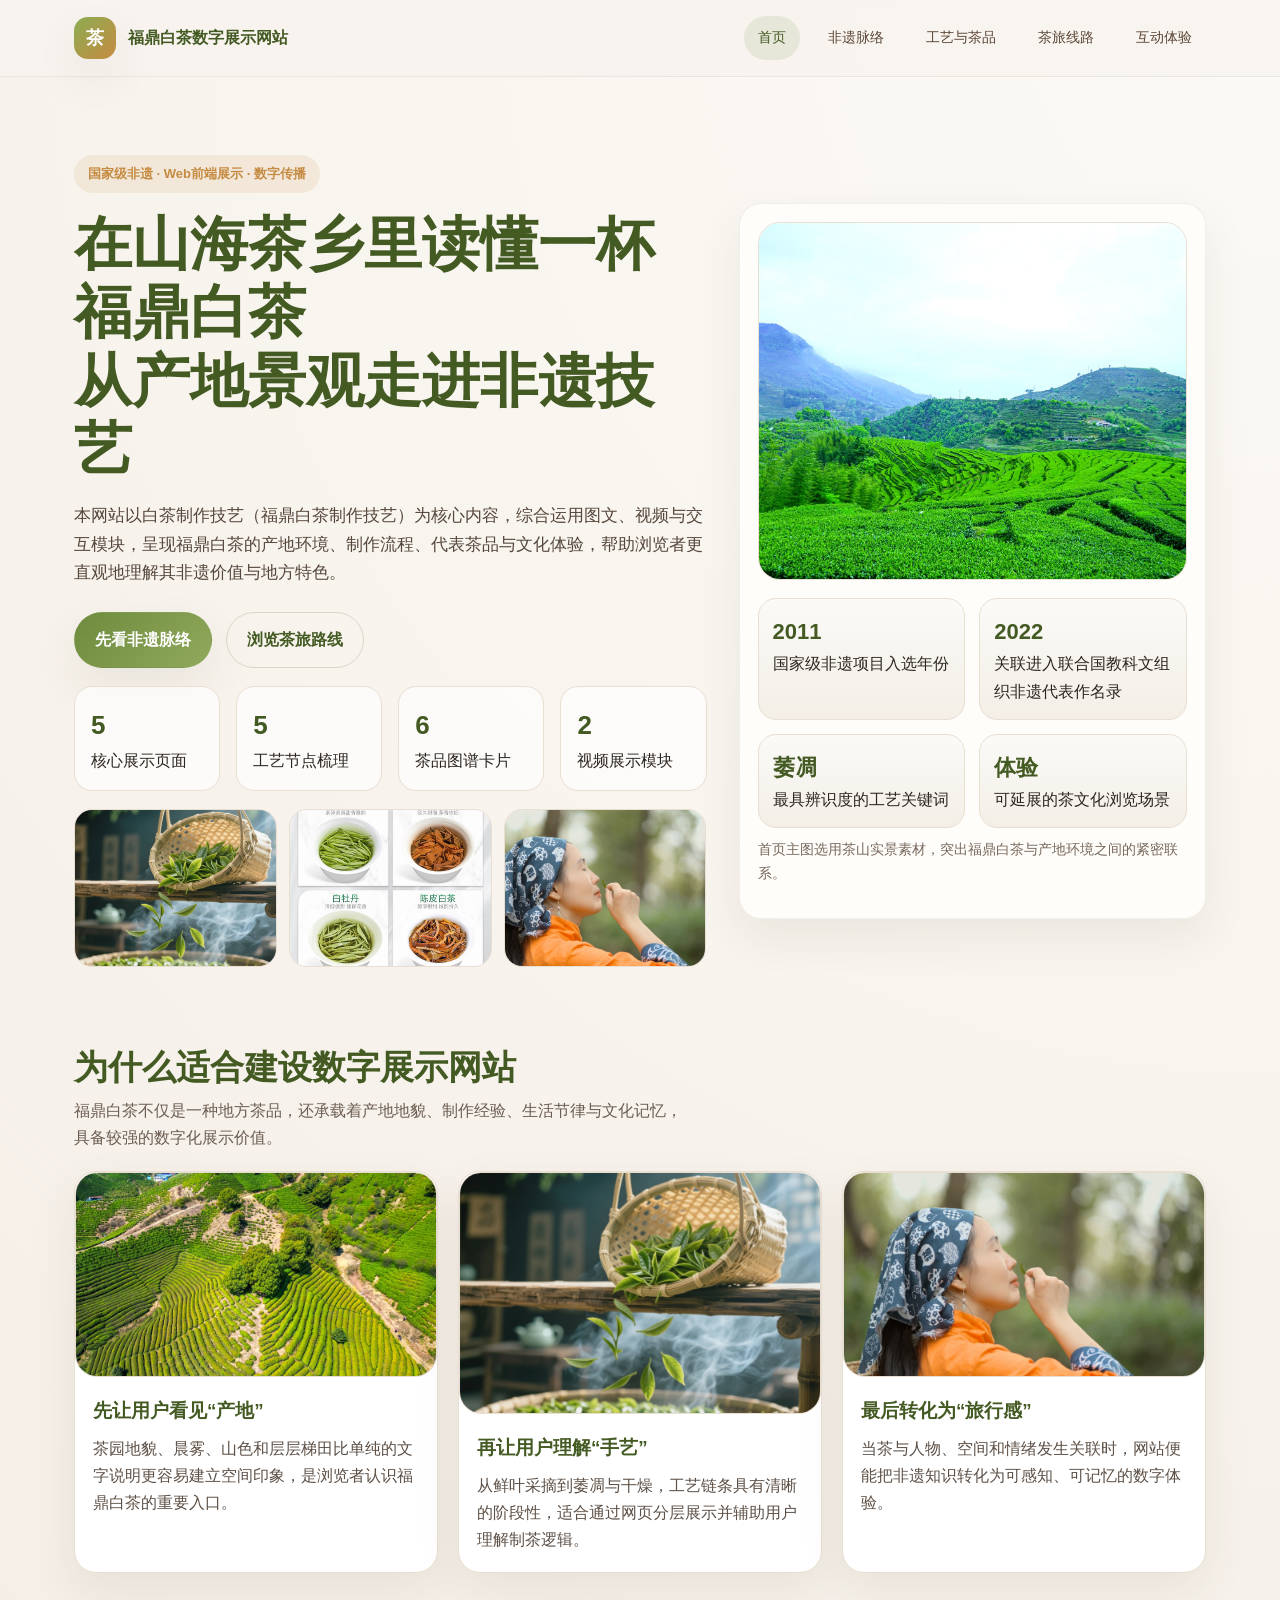
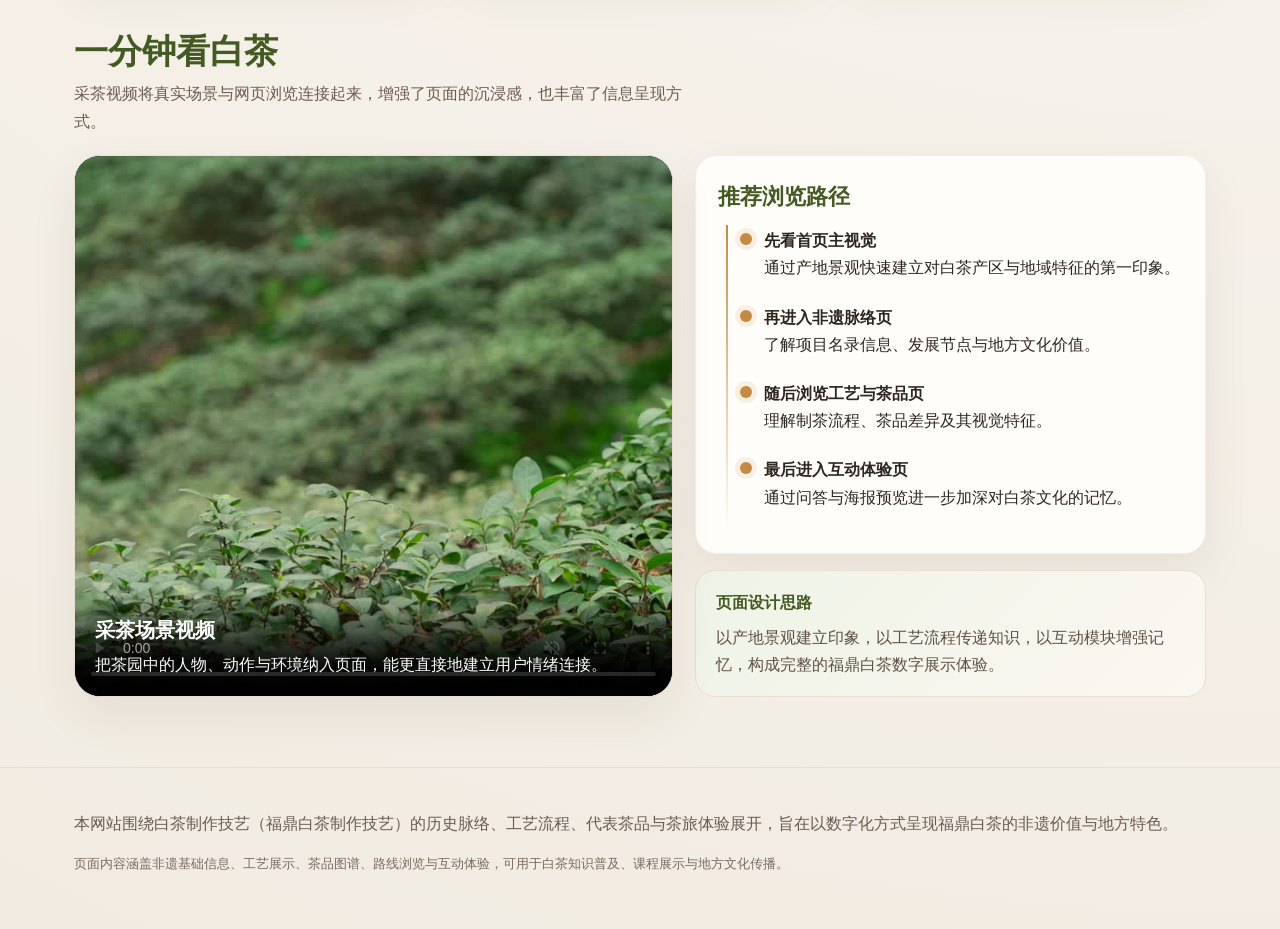
<file: fuding-tea-site-complete/index.html>
<!doctype html>
<html lang="zh-CN">
<head>
  <meta charset="utf-8" />
  <meta name="viewport" content="width=device-width, initial-scale=1" />
  <meta name="description" content="福鼎白茶数字展示网站" />
  <title>福鼎白茶数字展示网站 - 首页</title>
  <link rel="stylesheet" href="assets/style.css" />
</head>
<body>
<a class="skip-link" href="#main">跳到主要内容</a>
<header class="site-header">
  <div class="nav-shell">
    <a class="brand" href="index.html"><span class="brand-mark">茶</span><span>福鼎白茶数字展示网站</span></a>
    <nav class="nav-links" aria-label="主导航">
      <a data-nav href="index.html">首页</a>
      <a data-nav href="heritage.html">非遗脉络</a>
      <a data-nav href="craft.html">工艺与茶品</a>
      <a data-nav href="travel.html">茶旅线路</a>
      <a data-nav href="experience.html">互动体验</a>
    </nav>
  </div>
</header>

<main id="main" class="container">
<section class="hero">
  <div>
    <span class="kicker">国家级非遗 · Web前端展示 · 数字传播</span>
    <h1>在山海茶乡里读懂一杯福鼎白茶<br>从产地景观走进非遗技艺</h1>
    <p class="lead">本网站以白茶制作技艺（福鼎白茶制作技艺）为核心内容，综合运用图文、视频与交互模块，呈现福鼎白茶的产地环境、制作流程、代表茶品与文化体验，帮助浏览者更直观地理解其非遗价值与地方特色。</p>
    <div class="hero-actions">
      <a class="btn btn-primary" href="heritage.html">先看非遗脉络</a>
      <a class="btn btn-secondary" href="travel.html">浏览茶旅路线</a>
    </div>
    <div class="stats" aria-label="网站亮点概览">
      <div class="stat"><strong>5</strong><span>核心展示页面</span></div>
      <div class="stat"><strong>5</strong><span>工艺节点梳理</span></div>
      <div class="stat"><strong>6</strong><span>茶品图谱卡片</span></div>
      <div class="stat"><strong>2</strong><span>视频展示模块</span></div>
    </div>

    <div class="hero-media-stack">
      <div class="thumb-row">
        <div class="media-frame"><img src="assets/media/tea_basket.jpg" alt="竹篮中的鲜叶特写"></div>
        <div class="media-frame"><img src="assets/media/tea_types_grid.jpg" alt="福鼎白茶代表茶品对比图"></div>
        <div class="media-frame"><img src="assets/media/tea_portrait.jpg" alt="采茶人与嫩叶互动的近景照片"></div>
      </div>
    </div>
  </div>

  <aside class="hero-card compact" aria-label="福鼎白茶概览卡片">
    <div class="feature-frame">
      <img src="assets/media/hero_landscape.jpg" alt="福鼎茶园层层铺展的山地景观">
    </div>
    <div class="meta-grid">
      <div class="mini"><strong>2011</strong>国家级非遗项目入选年份</div>
      <div class="mini"><strong>2022</strong>关联进入联合国教科文组织非遗代表作名录</div>
      <div class="mini"><strong>萎凋</strong>最具辨识度的工艺关键词</div>
      <div class="mini"><strong>体验</strong>可延展的茶文化浏览场景</div>
    </div>
    <p class="media-note">首页主图选用茶山实景素材，突出福鼎白茶与产地环境之间的紧密联系。</p>
  </aside>
</section>

<section class="section">
  <div class="section-head">
    <div>
      <h2>为什么适合建设数字展示网站</h2>
      <p>福鼎白茶不仅是一种地方茶品，还承载着产地地貌、制作经验、生活节律与文化记忆，具备较强的数字化展示价值。</p>
    </div>
  </div>
  <div class="visual-grid-3">
    <article class="visual-card">
      <div class="media-frame"><img src="assets/media/tea_aerial.jpg" alt="俯瞰视角下的茶园纹理"></div>
      <div class="copy">
        <h3>先让用户看见“产地”</h3>
        <p>茶园地貌、晨雾、山色和层层梯田比单纯的文字说明更容易建立空间印象，是浏览者认识福鼎白茶的重要入口。</p>
      </div>
    </article>
    <article class="visual-card">
      <div class="media-frame"><img src="assets/media/tea_basket.jpg" alt="竹篮中新鲜茶叶的特写画面"></div>
      <div class="copy">
        <h3>再让用户理解“手艺”</h3>
        <p>从鲜叶采摘到萎凋与干燥，工艺链条具有清晰的阶段性，适合通过网页分层展示并辅助用户理解制茶逻辑。</p>
      </div>
    </article>
    <article class="visual-card">
      <div class="media-frame"><img src="assets/media/tea_portrait.jpg" alt="人物闻茶叶的近景照片"></div>
      <div class="copy">
        <h3>最后转化为“旅行感”</h3>
        <p>当茶与人物、空间和情绪发生关联时，网站便能把非遗知识转化为可感知、可记忆的数字体验。</p>
      </div>
    </article>
  </div>
</section>

<section class="section">
  <div class="section-head">
    <div>
      <h2>一分钟看白茶</h2>
      <p>采茶视频将真实场景与网页浏览连接起来，增强了页面的沉浸感，也丰富了信息呈现方式。</p>
    </div>
  </div>
  <div class="split-showcase">
    <div class="video-block">
      <video src="assets/media/picking_video.mp4" poster="assets/media/picking_video.jpg" autoplay muted loop playsinline controls></video>
      <div class="video-overlay">
        <strong>采茶场景视频</strong>
        <span>把茶园中的人物、动作与环境纳入页面，能更直接地建立用户情绪连接。</span>
      </div>
    </div>
    <div class="story-panel">
      <div class="card">
        <h3>推荐浏览路径</h3>
        <div class="timeline">
          <div class="timeline-item"><strong>先看首页主视觉</strong><br>通过产地景观快速建立对白茶产区与地域特征的第一印象。</div>
          <div class="timeline-item"><strong>再进入非遗脉络页</strong><br>了解项目名录信息、发展节点与地方文化价值。</div>
          <div class="timeline-item"><strong>随后浏览工艺与茶品页</strong><br>理解制茶流程、茶品差异及其视觉特征。</div>
          <div class="timeline-item"><strong>最后进入互动体验页</strong><br>通过问答与海报预览进一步加深对白茶文化的记忆。</div>
        </div>
      </div>
      <div class="ribbon">
        <strong style="display:block;color:var(--tea-dark);margin-bottom:8px;">页面设计思路</strong>
        <p style="margin:0;color:#5d5046;">以产地景观建立印象，以工艺流程传递知识，以互动模块增强记忆，构成完整的福鼎白茶数字展示体验。</p>
      </div>
    </div>
  </div>
</section>
</main>

<footer class="footer">
  <div class="container">
    <p>本网站围绕白茶制作技艺（福鼎白茶制作技艺）的历史脉络、工艺流程、代表茶品与茶旅体验展开，旨在以数字化方式呈现福鼎白茶的非遗价值与地方特色。</p>
    <p class="note">页面内容涵盖非遗基础信息、工艺展示、茶品图谱、路线浏览与互动体验，可用于白茶知识普及、课程展示与地方文化传播。</p>
  </div>
</footer>
<script src="assets/main.js"></script>
</body>
</html>
</file>
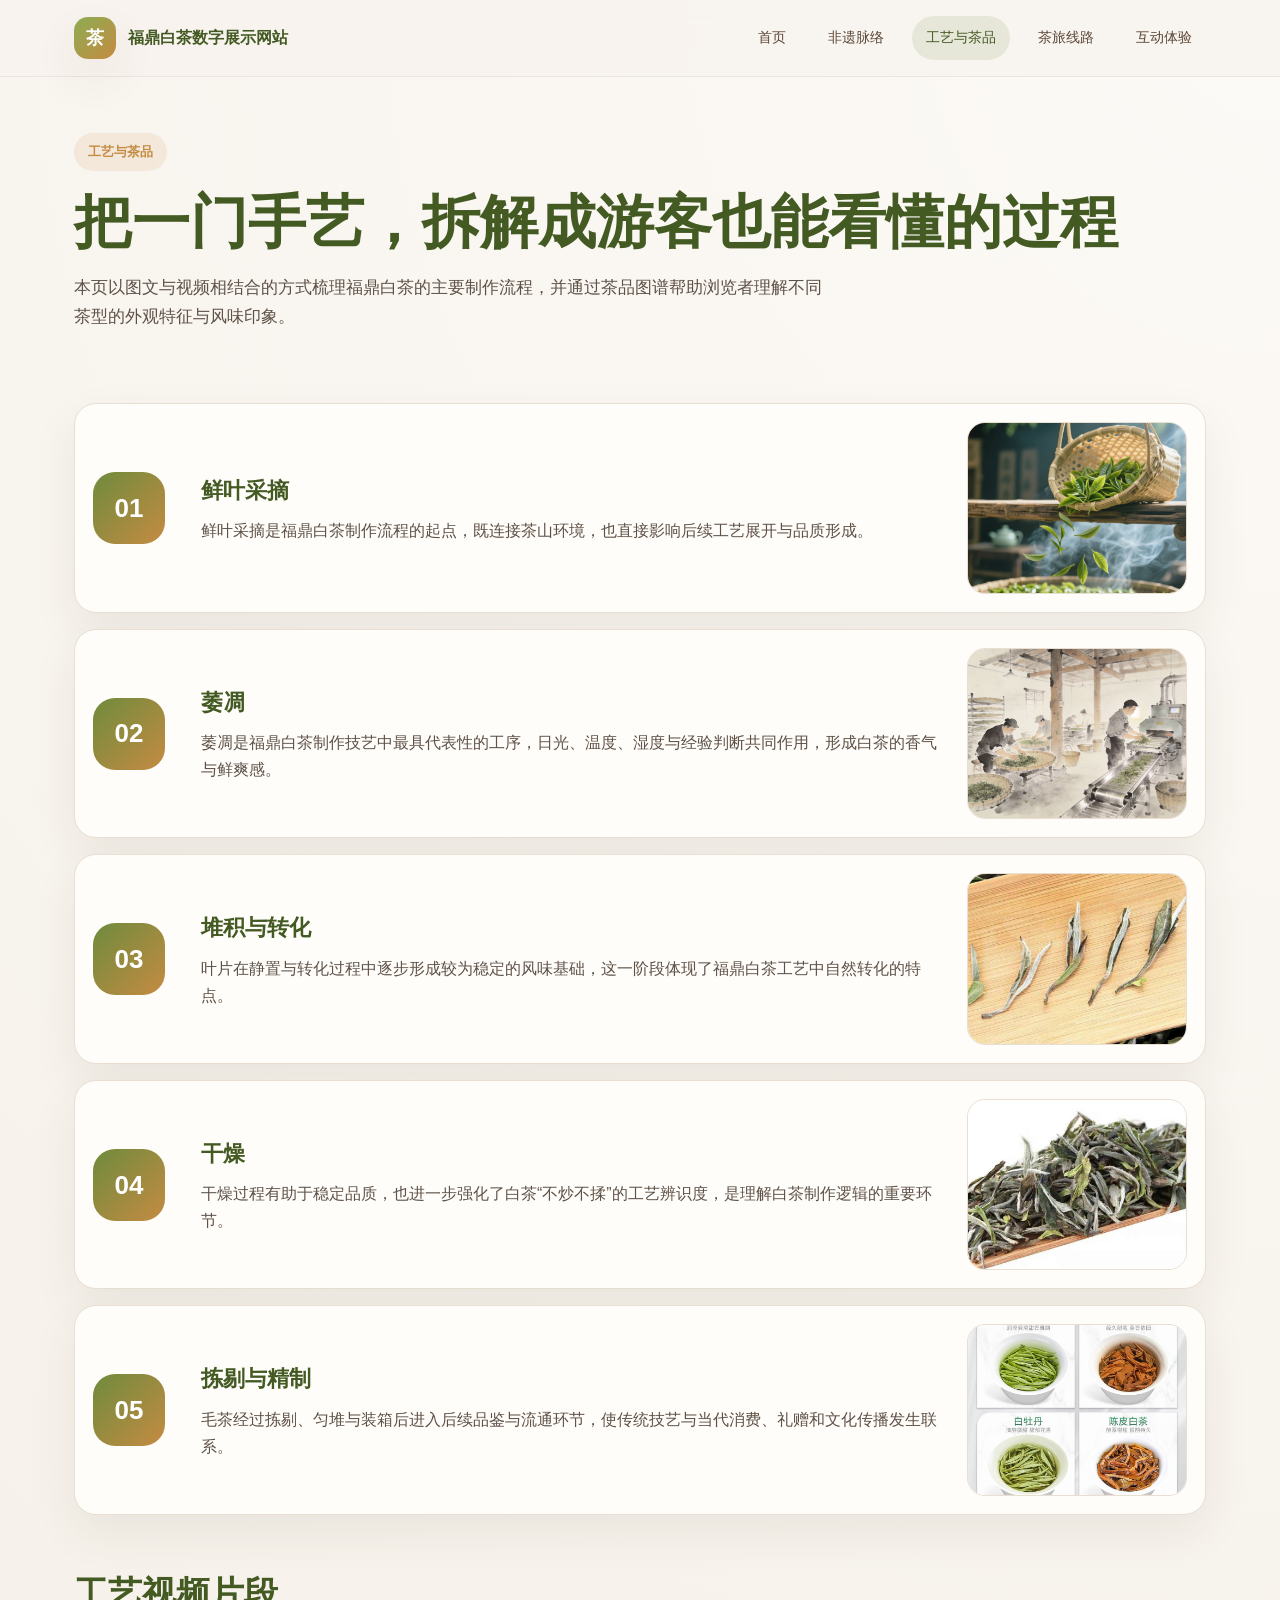
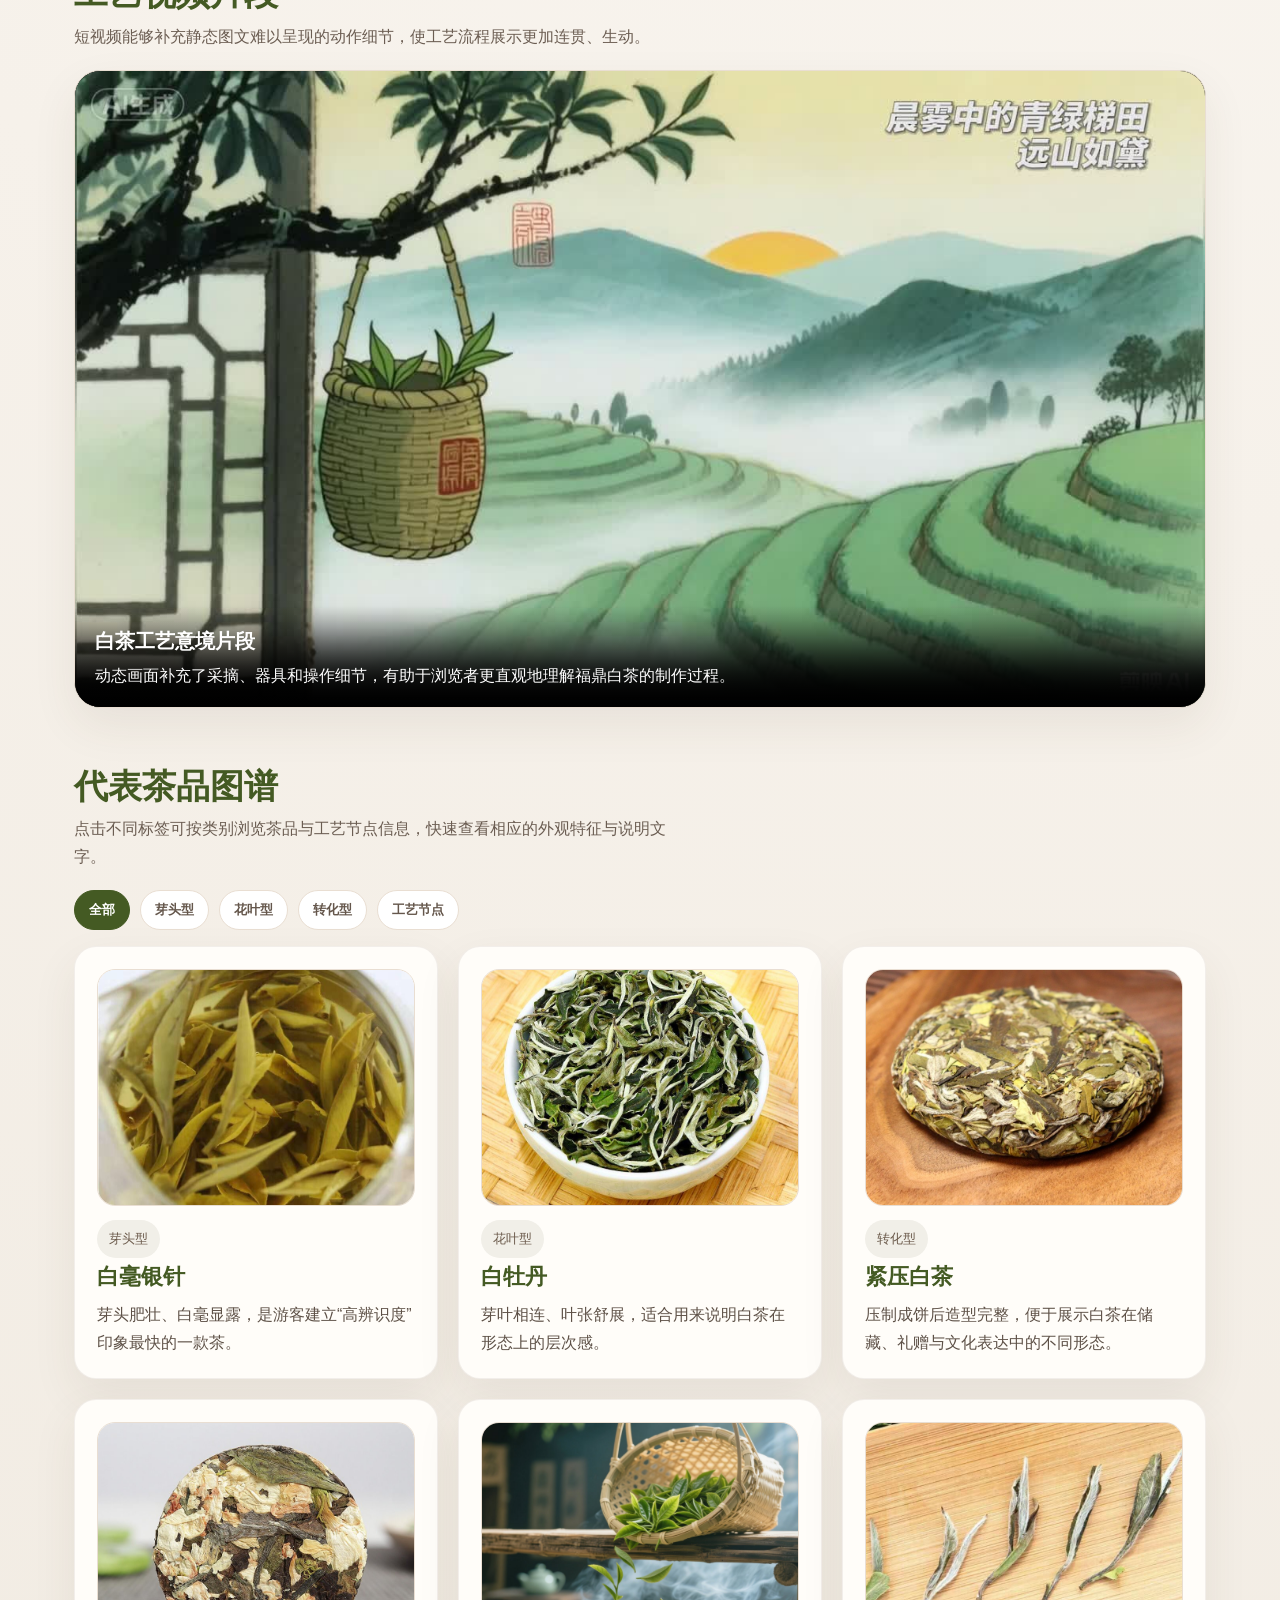
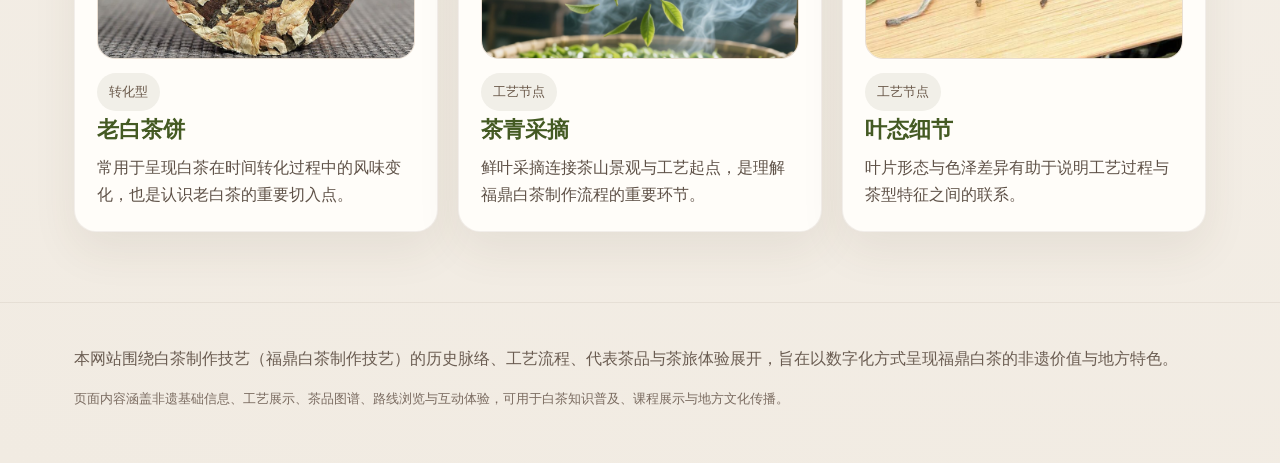
<file: fuding-tea-site-complete/craft.html>
<!doctype html>
<html lang="zh-CN">
<head>
  <meta charset="utf-8" />
  <meta name="viewport" content="width=device-width, initial-scale=1" />
  <meta name="description" content="福鼎白茶数字展示网站" />
  <title>福鼎白茶数字展示网站 - 工艺与茶品</title>
  <link rel="stylesheet" href="assets/style.css" />
</head>
<body>
<a class="skip-link" href="#main">跳到主要内容</a>
<header class="site-header">
  <div class="nav-shell">
    <a class="brand" href="index.html"><span class="brand-mark">茶</span><span>福鼎白茶数字展示网站</span></a>
    <nav class="nav-links" aria-label="主导航">
      <a data-nav href="index.html">首页</a>
      <a data-nav href="heritage.html">非遗脉络</a>
      <a data-nav href="craft.html">工艺与茶品</a>
      <a data-nav href="travel.html">茶旅线路</a>
      <a data-nav href="experience.html">互动体验</a>
    </nav>
  </div>
</header>

<main id="main" class="container">
<section class="page-hero">
  <span class="kicker">工艺与茶品</span>
  <h1>把一门手艺，拆解成游客也能看懂的过程</h1>
  <p>本页以图文与视频相结合的方式梳理福鼎白茶的主要制作流程，并通过茶品图谱帮助浏览者理解不同茶型的外观特征与风味印象。</p>
</section>

<section class="section">
  <div class="process">
    <div class="process-visual">
      <div class="step-no">01</div>
      <div class="process-copy">
        <h3>鲜叶采摘</h3>
        <p>鲜叶采摘是福鼎白茶制作流程的起点，既连接茶山环境，也直接影响后续工艺展开与品质形成。</p>
      </div>
      <div class="media-frame"><img src="assets/media/tea_basket.jpg" alt="竹篮中的新鲜茶叶"></div>
    </div>
    <div class="process-visual">
      <div class="step-no">02</div>
      <div class="process-copy">
        <h3>萎凋</h3>
        <p>萎凋是福鼎白茶制作技艺中最具代表性的工序，日光、温度、湿度与经验判断共同作用，形成白茶的香气与鲜爽感。</p>
      </div>
      <div class="media-frame"><img src="assets/media/story_illustration.jpg" alt="表现萎凋与制茶场景的插画"></div>
    </div>
    <div class="process-visual">
      <div class="step-no">03</div>
      <div class="process-copy">
        <h3>堆积与转化</h3>
        <p>叶片在静置与转化过程中逐步形成较为稳定的风味基础，这一阶段体现了福鼎白茶工艺中自然转化的特点。</p>
      </div>
      <div class="media-frame"><img src="assets/media/leaf_detail.jpg" alt="白茶叶片形态近景"></div>
    </div>
    <div class="process-visual">
      <div class="step-no">04</div>
      <div class="process-copy">
        <h3>干燥</h3>
        <p>干燥过程有助于稳定品质，也进一步强化了白茶“不炒不揉”的工艺辨识度，是理解白茶制作逻辑的重要环节。</p>
      </div>
      <div class="media-frame"><img src="assets/media/silver_needles.jpg" alt="白茶干茶特写"></div>
    </div>
    <div class="process-visual">
      <div class="step-no">05</div>
      <div class="process-copy">
        <h3>拣剔与精制</h3>
        <p>毛茶经过拣剔、匀堆与装箱后进入后续品鉴与流通环节，使传统技艺与当代消费、礼赠和文化传播发生联系。</p>
      </div>
      <div class="media-frame"><img src="assets/media/tea_types_grid.jpg" alt="福鼎白茶茶品组合图"></div>
    </div>
  </div>
</section>

<section class="section">
  <div class="section-head">
    <div>
      <h2>工艺视频片段</h2>
      <p>短视频能够补充静态图文难以呈现的动作细节，使工艺流程展示更加连贯、生动。</p>
    </div>
  </div>
  <div class="video-block">
    <video src="assets/media/story_video.mp4" poster="assets/media/story_video.jpg" autoplay muted loop playsinline controls></video>
    <div class="video-overlay">
      <strong>白茶工艺意境片段</strong>
      <span>动态画面补充了采摘、器具和操作细节，有助于浏览者更直观地理解福鼎白茶的制作过程。</span>
    </div>
  </div>
</section>

<section class="section">
  <div class="section-head">
    <div>
      <h2>代表茶品图谱</h2>
      <p>点击不同标签可按类别浏览茶品与工艺节点信息，快速查看相应的外观特征与说明文字。</p>
    </div>
  </div>
  <div id="tea-filters" class="filter-row" aria-label="茶品筛选"></div>
  <div id="tea-gallery" class="gallery-grid"></div>
</section>
</main>

<footer class="footer">
  <div class="container">
    <p>本网站围绕白茶制作技艺（福鼎白茶制作技艺）的历史脉络、工艺流程、代表茶品与茶旅体验展开，旨在以数字化方式呈现福鼎白茶的非遗价值与地方特色。</p>
    <p class="note">页面内容涵盖非遗基础信息、工艺展示、茶品图谱、路线浏览与互动体验，可用于白茶知识普及、课程展示与地方文化传播。</p>
  </div>
</footer>
<script src="assets/main.js"></script>
</body>
</html>
</file>
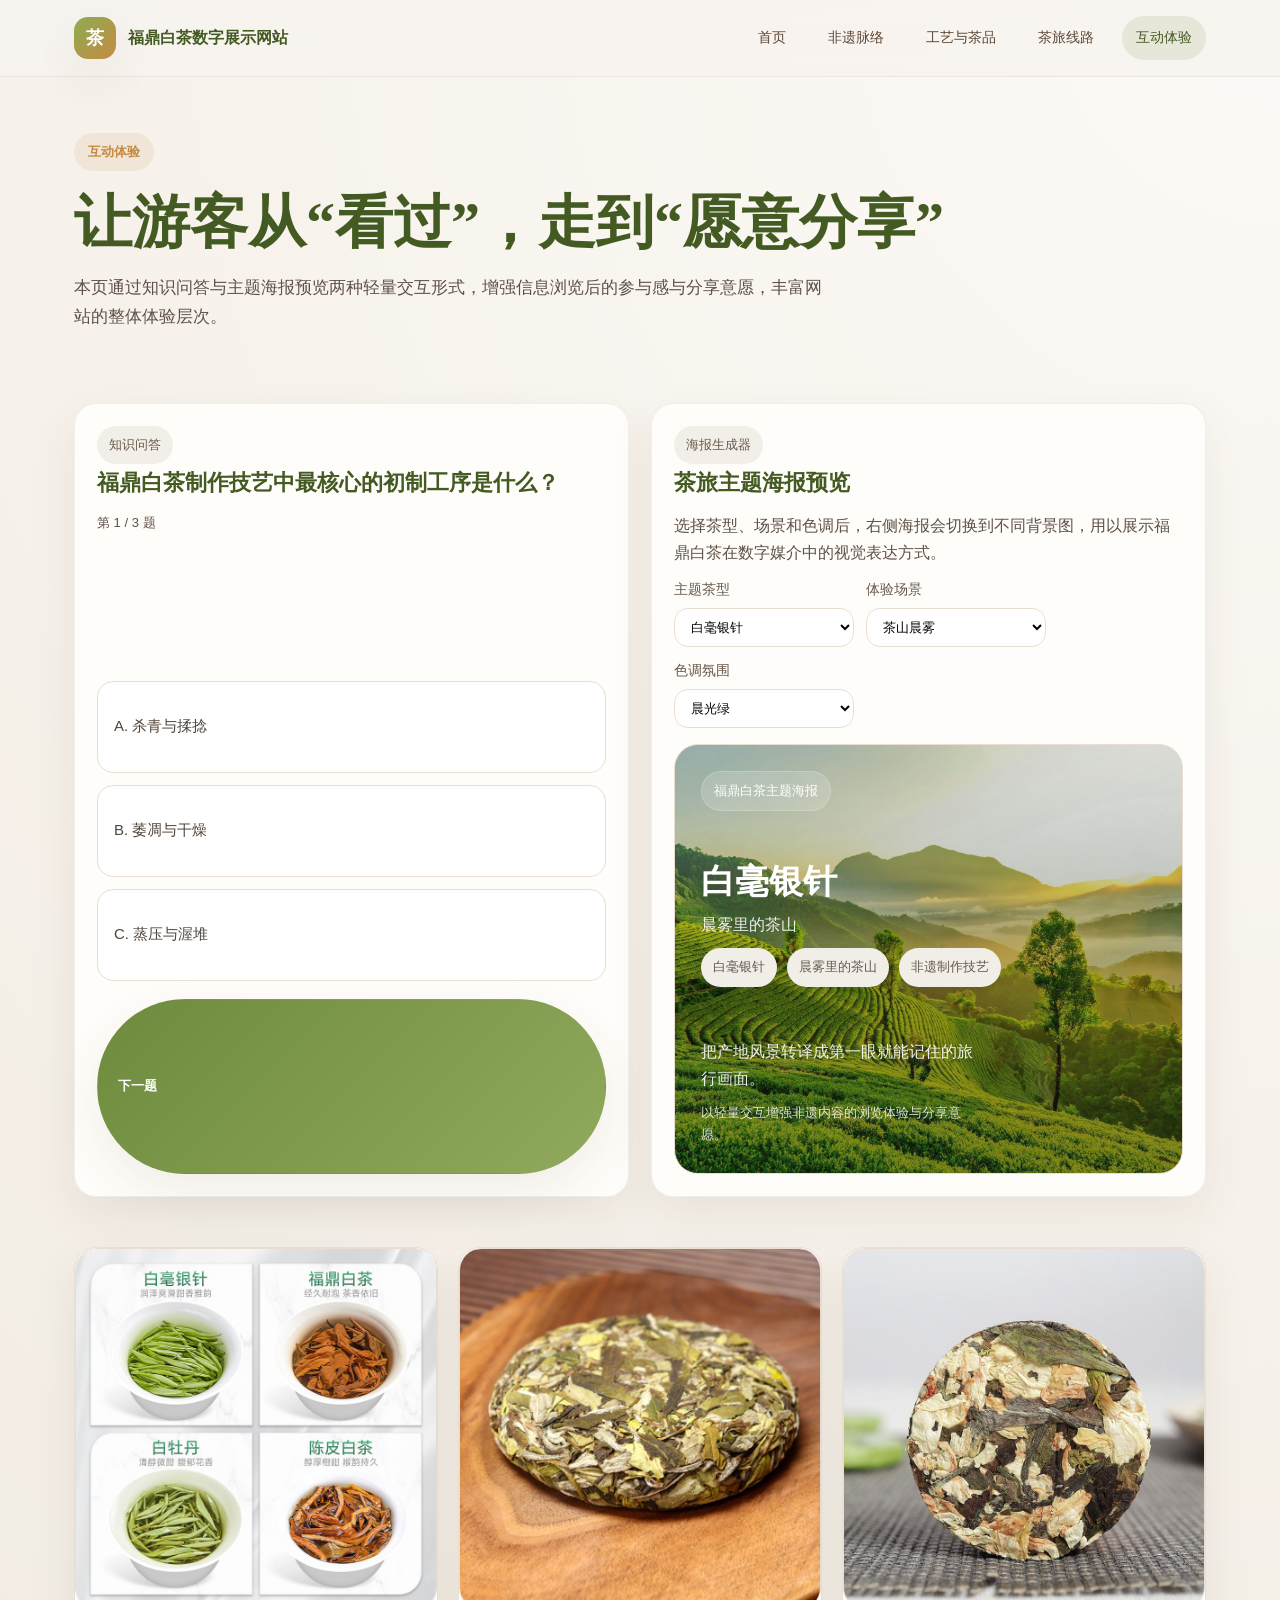
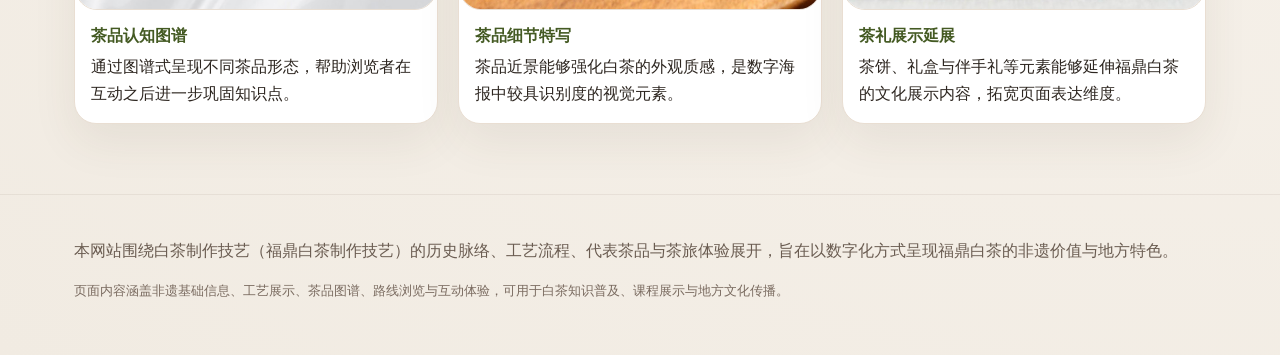
<file: fuding-tea-site-complete/experience.html>
<!doctype html>
<html lang="zh-CN">
<head>
  <meta charset="utf-8" />
  <meta name="viewport" content="width=device-width, initial-scale=1" />
  <meta name="description" content="福鼎白茶数字展示网站" />
  <title>福鼎白茶数字展示网站 - 互动体验</title>
  <link rel="stylesheet" href="assets/style.css" />
</head>
<body>
<a class="skip-link" href="#main">跳到主要内容</a>
<header class="site-header">
  <div class="nav-shell">
    <a class="brand" href="index.html"><span class="brand-mark">茶</span><span>福鼎白茶数字展示网站</span></a>
    <nav class="nav-links" aria-label="主导航">
      <a data-nav href="index.html">首页</a>
      <a data-nav href="heritage.html">非遗脉络</a>
      <a data-nav href="craft.html">工艺与茶品</a>
      <a data-nav href="travel.html">茶旅线路</a>
      <a data-nav href="experience.html">互动体验</a>
    </nav>
  </div>
</header>

<main id="main" class="container">
<section class="page-hero">
  <span class="kicker">互动体验</span>
  <h1>让游客从“看过”，走到“愿意分享”</h1>
  <p>本页通过知识问答与主题海报预览两种轻量交互形式，增强信息浏览后的参与感与分享意愿，丰富网站的整体体验层次。</p>
</section>

<section class="section">
  <div class="grid-2">
    <article class="card quiz-box" id="quiz-box">
      <div>
        <span class="tag">知识问答</span>
        <h3 id="quiz-question">题目加载中…</h3>
        <p id="quiz-progress" class="note"></p>
      </div>
      <div id="quiz-options" class="quiz-options"></div>
      <div id="quiz-feedback" class="feedback"></div>
      <button id="quiz-next" class="btn btn-primary" type="button">下一题</button>
    </article>
    <article class="card">
      <span class="tag">海报生成器</span>
      <h3>茶旅主题海报预览</h3>
      <p>选择茶型、场景和色调后，右侧海报会切换到不同背景图，用以展示福鼎白茶在数字媒介中的视觉表达方式。</p>
      <div class="controls">
        <label>主题茶型
          <select id="poster-tea">
            <option>白毫银针</option>
            <option>白牡丹</option>
            <option>贡眉</option>
            <option>寿眉</option>
          </select>
        </label>
        <label>体验场景
          <select id="poster-scene">
            <option value="mountain">茶山晨雾</option>
            <option value="craft">制茶工坊</option>
            <option value="people">采茶人物</option>
            <option value="route">俯瞰茶园</option>
          </select>
        </label>
        <label>色调氛围
          <select id="poster-tone">
            <option value="morning">晨光绿</option>
            <option value="sunset">落日金</option>
            <option value="mist">山岚灰</option>
          </select>
        </label>
      </div>
      <div id="tour-poster" class="poster-real" style="margin-top:16px;"></div>
    </article>
  </div>
</section>

<section class="section">
  <div class="photo-grid tight">
    <article class="visual-card">
      <div class="media-frame"><img src="assets/media/tea_types_grid.jpg" alt="白茶种类图谱"></div>
      <div class="media-meta">
        <strong>茶品认知图谱</strong>
        <span>通过图谱式呈现不同茶品形态，帮助浏览者在互动之后进一步巩固知识点。</span>
      </div>
    </article>
    <article class="visual-card">
      <div class="media-frame"><img src="assets/media/tea_cake_wood.jpg" alt="木盘上的紧压白茶饼"></div>
      <div class="media-meta">
        <strong>茶品细节特写</strong>
        <span>茶品近景能够强化白茶的外观质感，是数字海报中较具识别度的视觉元素。</span>
      </div>
    </article>
    <article class="visual-card">
      <div class="media-frame"><img src="assets/media/aged_tea_cake.jpg" alt="圆形老白茶饼特写"></div>
      <div class="media-meta">
        <strong>茶礼展示延展</strong>
        <span>茶饼、礼盒与伴手礼等元素能够延伸福鼎白茶的文化展示内容，拓宽页面表达维度。</span>
      </div>
    </article>
  </div>
</section>
</main>

<footer class="footer">
  <div class="container">
    <p>本网站围绕白茶制作技艺（福鼎白茶制作技艺）的历史脉络、工艺流程、代表茶品与茶旅体验展开，旨在以数字化方式呈现福鼎白茶的非遗价值与地方特色。</p>
    <p class="note">页面内容涵盖非遗基础信息、工艺展示、茶品图谱、路线浏览与互动体验，可用于白茶知识普及、课程展示与地方文化传播。</p>
  </div>
</footer>
<script src="assets/main.js"></script>
</body>
</html>
</file>
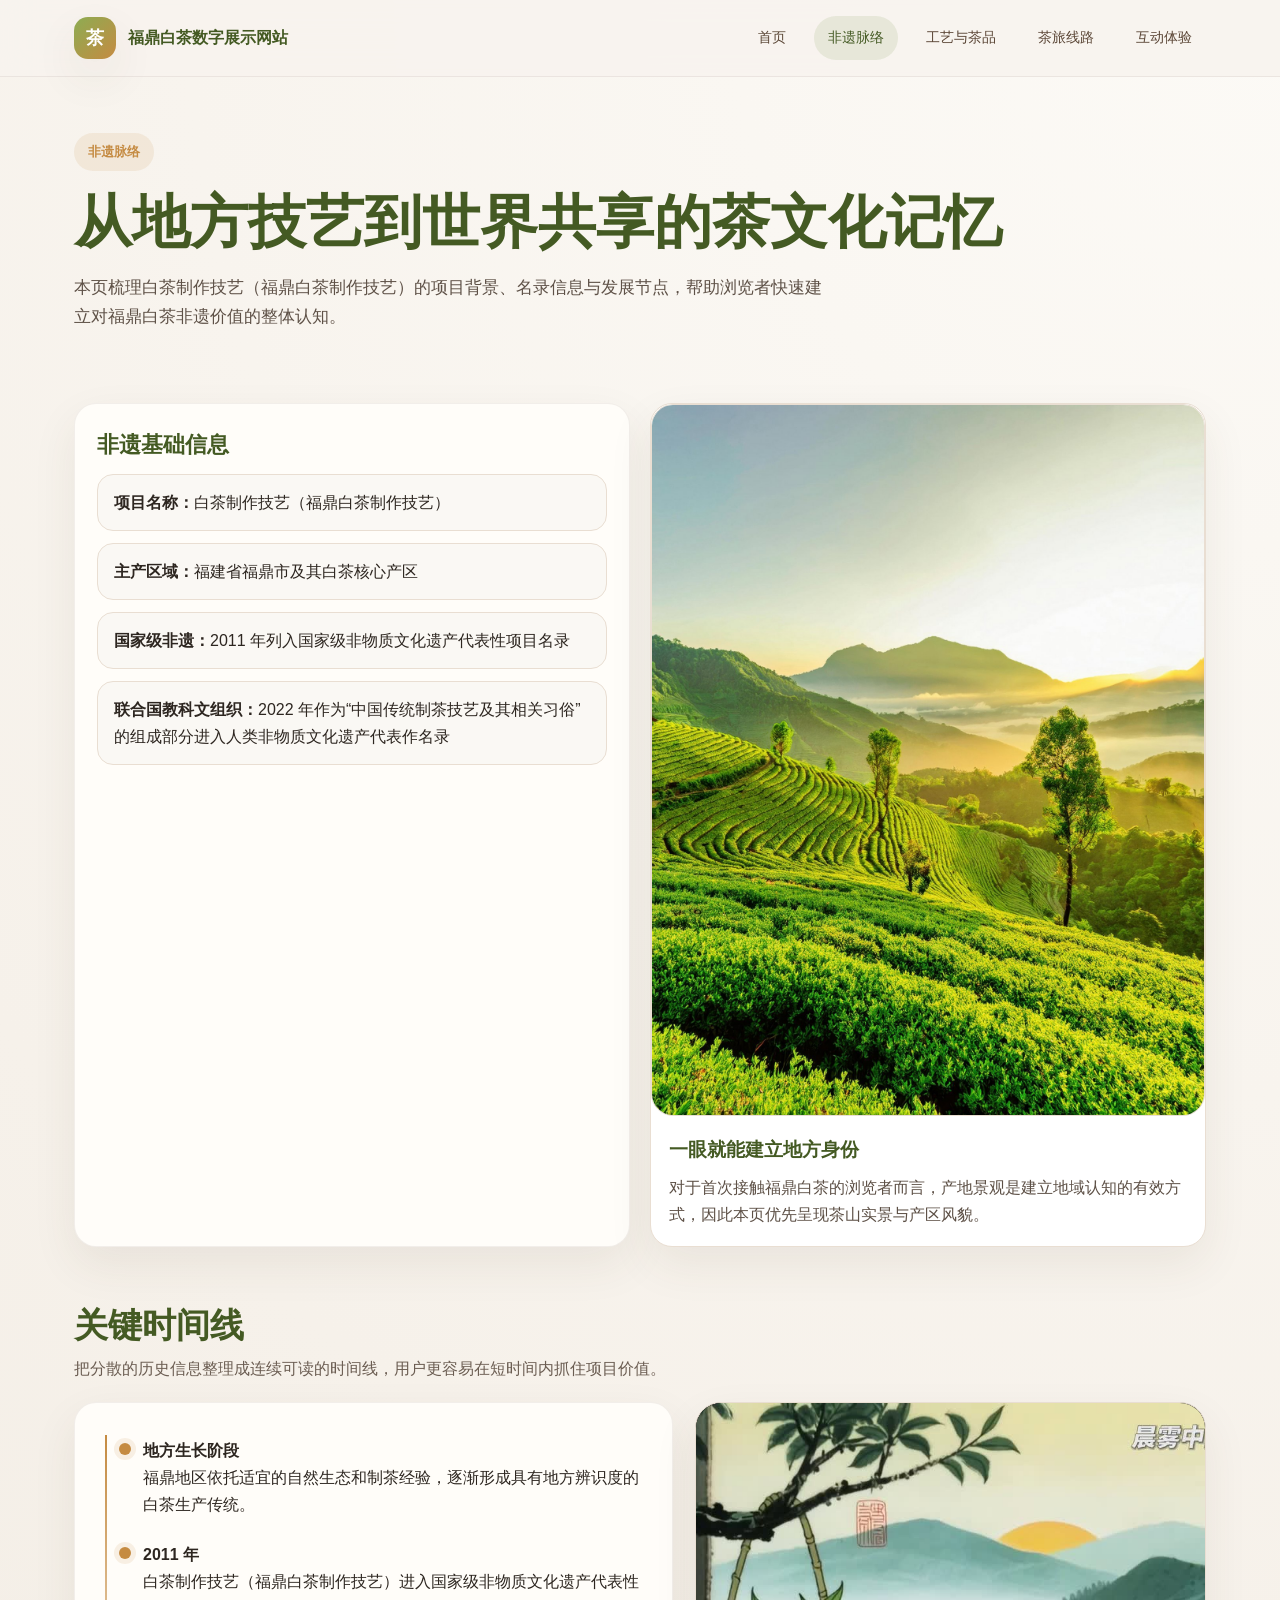
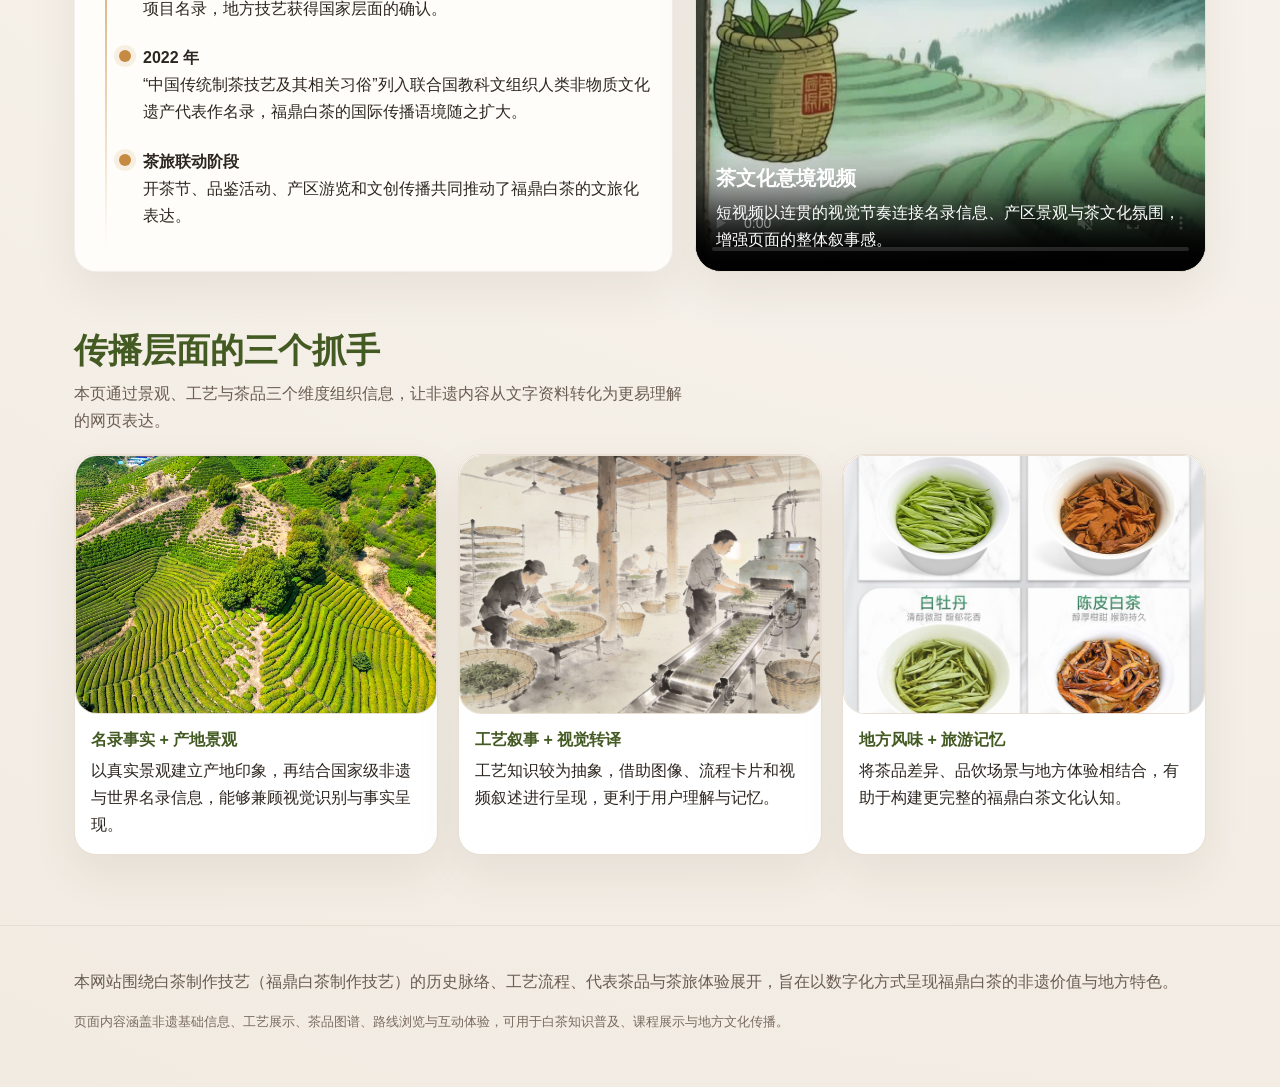
<file: fuding-tea-site-complete/heritage.html>
<!doctype html>
<html lang="zh-CN">
<head>
  <meta charset="utf-8" />
  <meta name="viewport" content="width=device-width, initial-scale=1" />
  <meta name="description" content="福鼎白茶数字展示网站" />
  <title>福鼎白茶数字展示网站 - 非遗脉络</title>
  <link rel="stylesheet" href="assets/style.css" />
</head>
<body>
<a class="skip-link" href="#main">跳到主要内容</a>
<header class="site-header">
  <div class="nav-shell">
    <a class="brand" href="index.html"><span class="brand-mark">茶</span><span>福鼎白茶数字展示网站</span></a>
    <nav class="nav-links" aria-label="主导航">
      <a data-nav href="index.html">首页</a>
      <a data-nav href="heritage.html">非遗脉络</a>
      <a data-nav href="craft.html">工艺与茶品</a>
      <a data-nav href="travel.html">茶旅线路</a>
      <a data-nav href="experience.html">互动体验</a>
    </nav>
  </div>
</header>

<main id="main" class="container">
<section class="page-hero">
  <span class="kicker">非遗脉络</span>
  <h1>从地方技艺到世界共享的茶文化记忆</h1>
  <p>本页梳理白茶制作技艺（福鼎白茶制作技艺）的项目背景、名录信息与发展节点，帮助浏览者快速建立对福鼎白茶非遗价值的整体认知。</p>
</section>

<section class="section">
  <div class="heritage-fact-grid">
    <article class="card">
      <h3>非遗基础信息</h3>
      <ul class="info-list">
        <li><strong>项目名称：</strong>白茶制作技艺（福鼎白茶制作技艺）</li>
        <li><strong>主产区域：</strong>福建省福鼎市及其白茶核心产区</li>
        <li><strong>国家级非遗：</strong>2011 年列入国家级非物质文化遗产代表性项目名录</li>
        <li><strong>联合国教科文组织：</strong>2022 年作为“中国传统制茶技艺及其相关习俗”的组成部分进入人类非物质文化遗产代表作名录</li>
      </ul>
    </article>
    <article class="visual-card">
      <div class="media-frame"><img src="assets/media/tea_mountain_vertical.jpg" alt="清晨光线中的茶山景观"></div>
      <div class="copy">
        <h3>一眼就能建立地方身份</h3>
        <p>对于首次接触福鼎白茶的浏览者而言，产地景观是建立地域认知的有效方式，因此本页优先呈现茶山实景与产区风貌。</p>
      </div>
    </article>
  </div>
</section>

<section class="section">
  <div class="section-head">
    <div>
      <h2>关键时间线</h2>
      <p>把分散的历史信息整理成连续可读的时间线，用户更容易在短时间内抓住项目价值。</p>
    </div>
  </div>
  <div class="split-showcase">
    <article class="card">
      <div class="timeline">
        <div class="timeline-item"><strong>地方生长阶段</strong><br>福鼎地区依托适宜的自然生态和制茶经验，逐渐形成具有地方辨识度的白茶生产传统。</div>
        <div class="timeline-item"><strong>2011 年</strong><br>白茶制作技艺（福鼎白茶制作技艺）进入国家级非物质文化遗产代表性项目名录，地方技艺获得国家层面的确认。</div>
        <div class="timeline-item"><strong>2022 年</strong><br>“中国传统制茶技艺及其相关习俗”列入联合国教科文组织人类非物质文化遗产代表作名录，福鼎白茶的国际传播语境随之扩大。</div>
        <div class="timeline-item"><strong>茶旅联动阶段</strong><br>开茶节、品鉴活动、产区游览和文创传播共同推动了福鼎白茶的文旅化表达。</div>
      </div>
    </article>
    <div class="video-block">
      <video src="assets/media/story_video.mp4" poster="assets/media/story_video.jpg" autoplay muted loop playsinline controls></video>
      <div class="video-overlay">
        <strong>茶文化意境视频</strong>
        <span>短视频以连贯的视觉节奏连接名录信息、产区景观与茶文化氛围，增强页面的整体叙事感。</span>
      </div>
    </div>
  </div>
</section>

<section class="section">
  <div class="section-head">
    <div>
      <h2>传播层面的三个抓手</h2>
      <p>本页通过景观、工艺与茶品三个维度组织信息，让非遗内容从文字资料转化为更易理解的网页表达。</p>
    </div>
  </div>
  <div class="photo-grid">
    <article class="visual-card">
      <div class="media-frame"><img src="assets/media/tea_aerial.jpg" alt="无人机俯瞰茶园的航拍景观"></div>
      <div class="media-meta">
        <strong>名录事实 + 产地景观</strong>
        <span>以真实景观建立产地印象，再结合国家级非遗与世界名录信息，能够兼顾视觉识别与事实呈现。</span>
      </div>
    </article>
    <article class="visual-card">
      <div class="media-frame"><img src="assets/media/story_illustration.jpg" alt="制茶场景的水墨风格插画"></div>
      <div class="media-meta">
        <strong>工艺叙事 + 视觉转译</strong>
        <span>工艺知识较为抽象，借助图像、流程卡片和视频叙述进行呈现，更利于用户理解与记忆。</span>
      </div>
    </article>
    <article class="visual-card">
      <div class="media-frame"><img src="assets/media/tea_types_grid.jpg" alt="白茶代表茶型的图谱对比"></div>
      <div class="media-meta">
        <strong>地方风味 + 旅游记忆</strong>
        <span>将茶品差异、品饮场景与地方体验相结合，有助于构建更完整的福鼎白茶文化认知。</span>
      </div>
    </article>
  </div>
</section>
</main>

<footer class="footer">
  <div class="container">
    <p>本网站围绕白茶制作技艺（福鼎白茶制作技艺）的历史脉络、工艺流程、代表茶品与茶旅体验展开，旨在以数字化方式呈现福鼎白茶的非遗价值与地方特色。</p>
    <p class="note">页面内容涵盖非遗基础信息、工艺展示、茶品图谱、路线浏览与互动体验，可用于白茶知识普及、课程展示与地方文化传播。</p>
  </div>
</footer>
<script src="assets/main.js"></script>
</body>
</html>
</file>
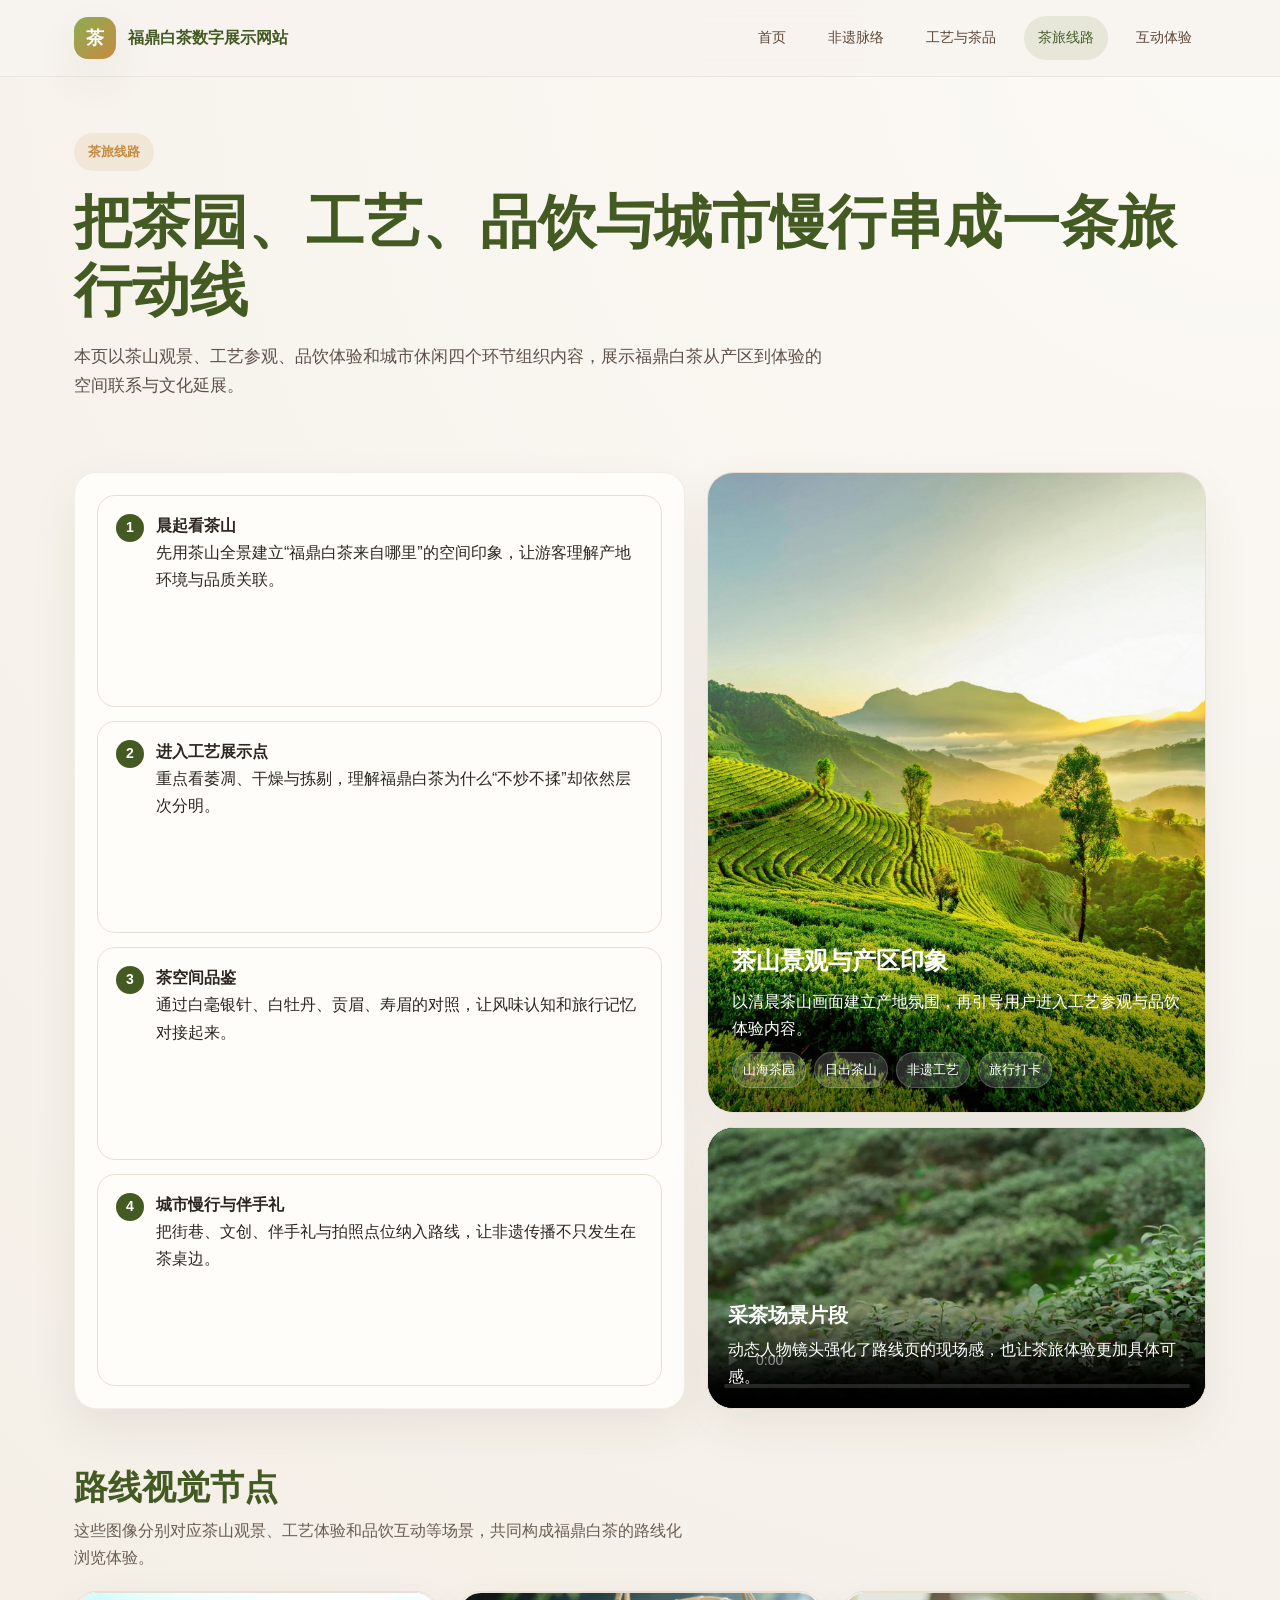
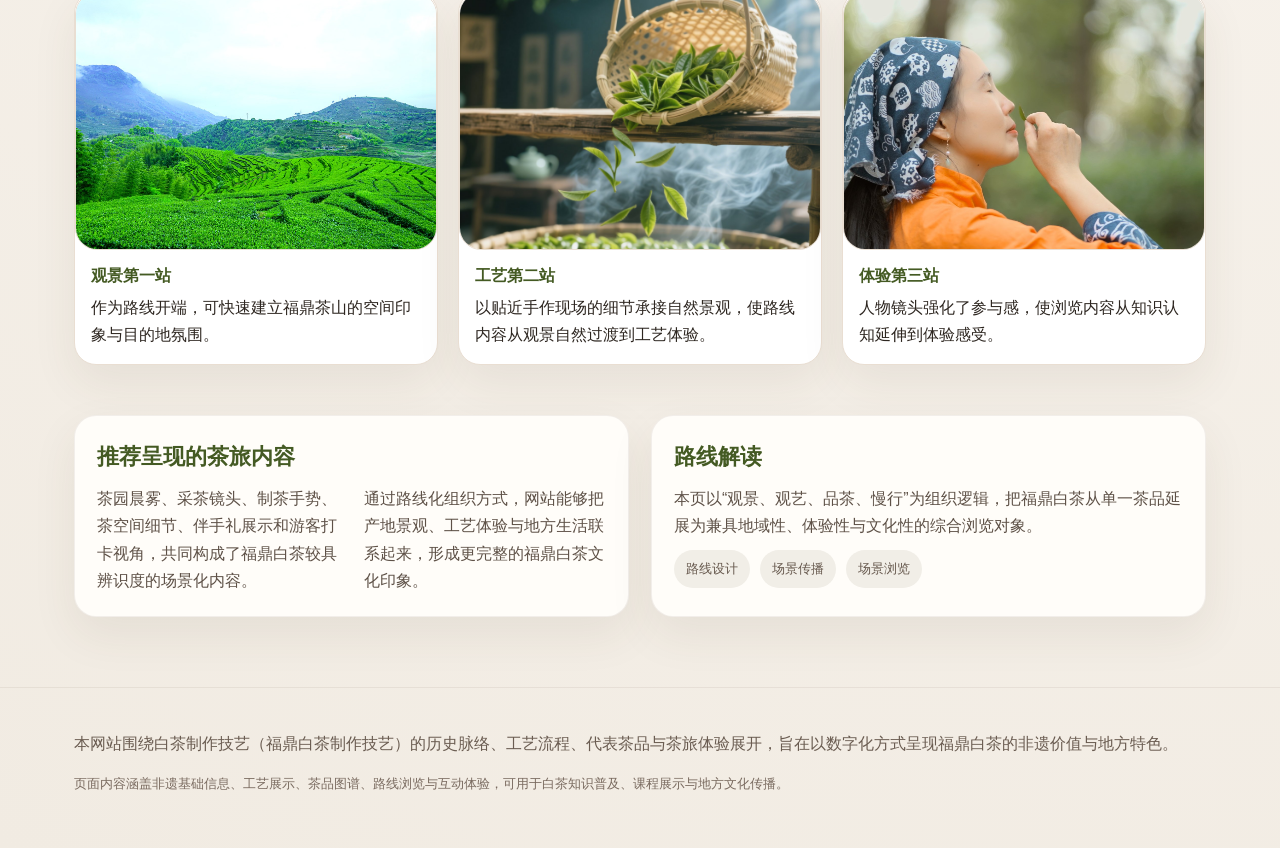
<file: fuding-tea-site-complete/travel.html>
<!doctype html>
<html lang="zh-CN">
<head>
  <meta charset="utf-8" />
  <meta name="viewport" content="width=device-width, initial-scale=1" />
  <meta name="description" content="福鼎白茶数字展示网站" />
  <title>福鼎白茶数字展示网站 - 茶旅线路</title>
  <link rel="stylesheet" href="assets/style.css" />
</head>
<body>
<a class="skip-link" href="#main">跳到主要内容</a>
<header class="site-header">
  <div class="nav-shell">
    <a class="brand" href="index.html"><span class="brand-mark">茶</span><span>福鼎白茶数字展示网站</span></a>
    <nav class="nav-links" aria-label="主导航">
      <a data-nav href="index.html">首页</a>
      <a data-nav href="heritage.html">非遗脉络</a>
      <a data-nav href="craft.html">工艺与茶品</a>
      <a data-nav href="travel.html">茶旅线路</a>
      <a data-nav href="experience.html">互动体验</a>
    </nav>
  </div>
</header>

<main id="main" class="container">
<section class="page-hero">
  <span class="kicker">茶旅线路</span>
  <h1>把茶园、工艺、品饮与城市慢行串成一条旅行动线</h1>
  <p>本页以茶山观景、工艺参观、品饮体验和城市休闲四个环节组织内容，展示福鼎白茶从产区到体验的空间联系与文化延展。</p>
</section>

<section class="section">
  <div class="route-map">
    <article class="card route-line">
      <div class="route-stop" data-no="1"><strong>晨起看茶山</strong><br>先用茶山全景建立“福鼎白茶来自哪里”的空间印象，让游客理解产地环境与品质关联。</div>
      <div class="route-stop" data-no="2"><strong>进入工艺展示点</strong><br>重点看萎凋、干燥与拣剔，理解福鼎白茶为什么“不炒不揉”却依然层次分明。</div>
      <div class="route-stop" data-no="3"><strong>茶空间品鉴</strong><br>通过白毫银针、白牡丹、贡眉、寿眉的对照，让风味认知和旅行记忆对接起来。</div>
      <div class="route-stop" data-no="4"><strong>城市慢行与伴手礼</strong><br>把街巷、文创、伴手礼与拍照点位纳入路线，让非遗传播不只发生在茶桌边。</div>
    </article>
    <aside class="route-visual">
      <div class="route-banner">
        <img src="assets/media/tea_mountain_vertical.jpg" alt="晨雾与金色光线中的茶山景观">
        <div class="overlay">
          <strong style="display:block;font-size:24px;margin-bottom:6px;">茶山景观与产区印象</strong>
          <span>以清晨茶山画面建立产地氛围，再引导用户进入工艺参观与品饮体验内容。</span>
          <div class="route-tags">
            <span>山海茶园</span>
            <span>日出茶山</span>
            <span>非遗工艺</span>
            <span>旅行打卡</span>
          </div>
        </div>
      </div>
      <div class="video-block" style="min-height:260px;">
        <video src="assets/media/picking_video.mp4" poster="assets/media/picking_video.jpg" autoplay muted loop playsinline controls></video>
        <div class="video-overlay">
          <strong>采茶场景片段</strong>
          <span>动态人物镜头强化了路线页的现场感，也让茶旅体验更加具体可感。</span>
        </div>
      </div>
    </aside>
  </div>
</section>

<section class="section">
  <div class="section-head">
    <div>
      <h2>路线视觉节点</h2>
      <p>这些图像分别对应茶山观景、工艺体验和品饮互动等场景，共同构成福鼎白茶的路线化浏览体验。</p>
    </div>
  </div>
  <div class="route-gallery">
    <article class="visual-card">
      <div class="media-frame"><img src="assets/media/hero_landscape.jpg" alt="大片绿色茶园铺展在山间"></div>
      <div class="media-meta">
        <strong>观景第一站</strong>
        <span>作为路线开端，可快速建立福鼎茶山的空间印象与目的地氛围。</span>
      </div>
    </article>
    <article class="visual-card">
      <div class="media-frame"><img src="assets/media/tea_basket.jpg" alt="鲜叶和竹篮构成的工艺场景"></div>
      <div class="media-meta">
        <strong>工艺第二站</strong>
        <span>以贴近手作现场的细节承接自然景观，使路线内容从观景自然过渡到工艺体验。</span>
      </div>
    </article>
    <article class="visual-card">
      <div class="media-frame"><img src="assets/media/tea_portrait.jpg" alt="人物闻叶的近景照片"></div>
      <div class="media-meta">
        <strong>体验第三站</strong>
        <span>人物镜头强化了参与感，使浏览内容从知识认知延伸到体验感受。</span>
      </div>
    </article>
  </div>
</section>

<section class="section">
  <div class="grid-2">
    <article class="card">
      <h3>推荐呈现的茶旅内容</h3>
      <div class="two-col">
        <p>茶园晨雾、采茶镜头、制茶手势、茶空间细节、伴手礼展示和游客打卡视角，共同构成了福鼎白茶较具辨识度的场景化内容。</p>
        <p>通过路线化组织方式，网站能够把产地景观、工艺体验与地方生活联系起来，形成更完整的福鼎白茶文化印象。</p>
      </div>
    </article>
    <article class="card">
      <h3>路线解读</h3>
      <p>本页以“观景、观艺、品茶、慢行”为组织逻辑，把福鼎白茶从单一茶品延展为兼具地域性、体验性与文化性的综合浏览对象。</p>
      <div class="caption-row">
        <span>路线设计</span>
        <span>场景传播</span>
        <span>场景浏览</span>
      </div>
    </article>
  </div>
</section>
</main>

<footer class="footer">
  <div class="container">
    <p>本网站围绕白茶制作技艺（福鼎白茶制作技艺）的历史脉络、工艺流程、代表茶品与茶旅体验展开，旨在以数字化方式呈现福鼎白茶的非遗价值与地方特色。</p>
    <p class="note">页面内容涵盖非遗基础信息、工艺展示、茶品图谱、路线浏览与互动体验，可用于白茶知识普及、课程展示与地方文化传播。</p>
  </div>
</footer>
<script src="assets/main.js"></script>
</body>
</html>
</file>
<file: fuding-tea-site-complete/assets/style.css>
:root {
  --bg: #f7f3ee;
  --paper: #fffdf9;
  --tea: #6e8b3d;
  --tea-dark: #445a23;
  --gold: #c58b42;
  --brown: #5b4636;
  --ink: #2d2620;
  --line: #e9ded2;
  --mist: #eef2e6;
  --shadow: 0 18px 45px rgba(73, 58, 37, 0.08);
  --radius: 22px;
}
* { box-sizing: border-box; }
html { scroll-behavior: smooth; }
body {
  margin: 0;
  font-family: "Noto Sans SC", "PingFang SC", "Microsoft YaHei", sans-serif;
  color: var(--ink);
  background: radial-gradient(circle at top right, #fcfaf6 0%, #f6f1ea 55%, #f1ebe2 100%);
  line-height: 1.7;
}
a { color: inherit; text-decoration: none; }
img { max-width: 100%; display: block; }
.skip-link {
  position: absolute; left: -999px; top: 8px; background: #fff; color: #000; padding: 10px 14px; z-index: 100;
}
.skip-link:focus { left: 8px; }
.site-header {
  position: sticky; top: 0; z-index: 50; backdrop-filter: blur(16px);
  background: rgba(247, 243, 238, 0.88); border-bottom: 1px solid rgba(91,70,54,0.08);
}
.nav-shell {
  max-width: 1180px; margin: 0 auto; padding: 16px 24px; display:flex; align-items:center; justify-content:space-between; gap: 24px;
}
.brand { display:flex; align-items:center; gap: 12px; font-weight:700; color: var(--tea-dark); }
.brand-mark {
  width: 42px; height: 42px; border-radius: 14px; background: linear-gradient(135deg, #8dac52, #c58b42); display:grid; place-items:center; color:#fff; font-size: 18px; box-shadow: var(--shadow);
}
.nav-links { display:flex; gap: 14px; flex-wrap:wrap; }
.nav-links a {
  padding: 10px 14px; border-radius: 999px; color: var(--brown); font-size: 14px; transition: .2s ease;
}
.nav-links a:hover, .nav-links a.active { background: rgba(110,139,61,0.12); color: var(--tea-dark); }
.container { max-width: 1180px; margin: 0 auto; padding: 0 24px; }
.hero {
  padding: 78px 0 42px; display:grid; grid-template-columns: 1.15fr .85fr; gap: 32px; align-items:center;
}
.kicker {
  display:inline-flex; align-items:center; gap: 10px; padding: 8px 14px; border-radius: 999px; background: rgba(197,139,66,0.12); color: var(--gold); font-weight:700; font-size:13px;
}
.hero h1, .page-hero h1 {
  margin: 18px 0 16px; font-family: "Noto Serif SC", "Songti SC", serif; line-height: 1.18; font-size: clamp(34px, 5vw, 58px); color: var(--tea-dark);
}
.lead {
  font-size: 17px; color: #56473c; max-width: 690px;
}
.hero-actions { display:flex; gap: 14px; flex-wrap:wrap; margin-top: 24px; }
.btn {
  padding: 13px 20px; border-radius: 999px; border: 1px solid transparent; font-weight:700; cursor:pointer; display:inline-flex; align-items:center; gap:8px;
}
.btn-primary { background: linear-gradient(135deg, var(--tea), #90a95d); color:#fff; box-shadow: var(--shadow); }
.btn-secondary { background: transparent; border-color: rgba(68,90,35,0.18); color: var(--tea-dark); }
.hero-card, .card {
  background: var(--paper); border: 1px solid rgba(91,70,54,0.08); box-shadow: var(--shadow); border-radius: var(--radius);
}
.hero-card { padding: 22px; }
.hero-card .meta-grid { display:grid; grid-template-columns: repeat(2, minmax(0,1fr)); gap: 14px; margin-top: 18px; }
.mini {
  padding: 14px; border-radius: 18px; background: linear-gradient(180deg, #fbfaf7, #f3efe7); border:1px solid var(--line);
}
.mini strong { display:block; font-size: 22px; color: var(--tea-dark); }
.section { padding: 30px 0 20px; }
.section-head { display:flex; align-items:end; justify-content:space-between; gap:20px; margin-bottom: 20px; }
.section-head h2 { margin:0; font-family:"Noto Serif SC", serif; font-size: 34px; color: var(--tea-dark); }
.section-head p { margin:0; color:#6b5d52; max-width: 620px; }
.grid-3 { display:grid; grid-template-columns: repeat(3, 1fr); gap: 20px; }
.grid-2 { display:grid; grid-template-columns: repeat(2, 1fr); gap: 22px; }
.card { padding: 22px; }
.card h3 { margin-top:0; margin-bottom:10px; color: var(--tea-dark); font-size: 22px; }
.card p { margin:0; color:#5e5147; }
.ribbon {
  background: linear-gradient(135deg, #eef3e7, #fbf7f1); padding: 18px 20px; border-radius: 20px; border:1px solid var(--line);
}
.timeline { position:relative; margin: 10px 0 0; padding-left: 24px; }
.timeline::before { content:""; position:absolute; left:8px; top:0; bottom:0; width:2px; background: linear-gradient(var(--gold), rgba(197,139,66,0)); }
.timeline-item { position:relative; padding: 2px 0 20px 22px; }
.timeline-item::before { content:""; position:absolute; left:-2px; top:8px; width:12px; height:12px; border-radius:50%; background: var(--gold); box-shadow: 0 0 0 5px rgba(197,139,66,0.12); }
.stats { display:grid; grid-template-columns: repeat(4,1fr); gap:16px; margin-top: 18px; }
.stat { background: rgba(255,255,255,.7); border-radius:18px; border:1px solid var(--line); padding:16px; }
.stat strong { display:block; color: var(--tea-dark); font-size: 26px; }
.tag-row { display:flex; gap:10px; flex-wrap:wrap; margin-top:10px; }
.tag { display:inline-flex; align-items:center; padding:8px 12px; border-radius:999px; background:#f1efe8; color:#6a594a; font-size:13px; }
.callout {
  padding: 22px; border-radius: 24px; background: linear-gradient(135deg, rgba(197,139,66,.16), rgba(110,139,61,.12)); border:1px solid rgba(197,139,66,.18);
}
.footer {
  margin-top: 50px; padding: 26px 0 40px; color:#6a5c51; border-top:1px solid rgba(91,70,54,0.08);
}
.page-hero { padding: 56px 0 24px; }
.page-hero p { max-width: 760px; color:#5e5147; font-size: 17px; }
.info-list { list-style:none; padding:0; margin:0; display:grid; gap: 12px; }
.info-list li { padding: 14px 16px; background: #faf8f4; border:1px solid var(--line); border-radius:16px; }
.process { display:grid; gap: 16px; }
.process-step {
  display:grid; grid-template-columns: 90px 1fr; gap:18px; padding:18px; border-radius:22px; background: var(--paper); border:1px solid var(--line); box-shadow: var(--shadow);
}
.step-no { width:72px; height:72px; border-radius:22px; display:grid; place-items:center; font-size: 26px; font-weight:800; color:#fff; background: linear-gradient(135deg, var(--tea), var(--gold)); }
.filter-row { display:flex; gap:10px; flex-wrap:wrap; margin-bottom: 16px; }
.filter-btn {
  padding: 10px 14px; border-radius:999px; border:1px solid var(--line); background:#fff; color:#65574c; cursor:pointer; font-weight:700;
}
.filter-btn.active { background: var(--tea-dark); color:#fff; border-color: var(--tea-dark); }
.gallery-grid { display:grid; grid-template-columns: repeat(3, 1fr); gap:20px; }
.tea-card { overflow:hidden; }
.tea-card .art {
  aspect-ratio: 1.1 / 0.82; border-radius: 18px; background: linear-gradient(135deg, #edf2e4, #faf8f3); margin-bottom: 14px; display:grid; place-items:center; border:1px solid var(--line);
}
.tea-card h3 { margin-bottom: 6px; }
.route-map { display:grid; grid-template-columns: 1.1fr .9fr; gap: 22px; }
.route-line { display:grid; gap: 14px; }
.route-stop {
  position:relative; padding:16px 18px 16px 58px; border-radius:18px; background:#fffdf9; border:1px solid var(--line);
}
.route-stop::before {
  content: attr(data-no); position:absolute; left:18px; top:18px; width:28px; height:28px; border-radius:50%; background: var(--tea-dark); color:#fff; display:grid; place-items:center; font-weight:700; font-size: 14px;
}
.quiz-box { display:grid; gap: 18px; }
.quiz-options { display:grid; gap: 12px; }
.quiz-options button {
  text-align:left; padding: 14px 16px; border-radius:16px; border:1px solid var(--line); background:#fff; cursor:pointer; color:#52463c; font-size:15px;
}
.quiz-options button:hover { border-color: var(--gold); }
.feedback { padding: 14px 16px; border-radius: 16px; display:none; }
.feedback.show { display:block; }
.feedback.good { background: rgba(110,139,61,0.12); color: var(--tea-dark); }
.feedback.bad { background: rgba(197,139,66,0.16); color: #7b5327; }
.controls { display:flex; gap:12px; flex-wrap:wrap; margin-top:12px; }
.controls label { display:grid; gap: 6px; font-size: 14px; color:#67584c; }
.controls select, .controls input {
  min-width: 180px; padding: 10px 12px; border-radius: 14px; border:1px solid var(--line); background:#fff;
}
.poster {
  min-height: 380px; display:grid; place-items:center; background: linear-gradient(160deg, #f8f6f1, #edf2e4); border-radius: 24px; border:1px solid var(--line); position:relative; overflow:hidden;
}
.poster::before, .poster::after {
  content:""; position:absolute; border-radius: 50%; background: rgba(197,139,66,0.14);
}
.poster::before { width: 220px; height: 220px; left: -60px; top: -60px; }
.poster::after { width: 180px; height: 180px; right: -50px; bottom: -50px; }
.poster svg { width: min(420px, 88%); }
.note { font-size:13px; color:#7a6b60; }
.two-col { columns: 2; column-gap: 24px; }
@media (max-width: 980px) {
  .hero, .route-map, .grid-3, .grid-2, .gallery-grid, .stats { grid-template-columns: 1fr 1fr; }
  .hero { grid-template-columns: 1fr; }
  .route-map { grid-template-columns: 1fr; }
}
@media (max-width: 720px) {
  .nav-shell { align-items:flex-start; flex-direction:column; }
  .nav-links { width:100%; }
  .hero, .grid-3, .grid-2, .gallery-grid, .stats { grid-template-columns: 1fr; }
  .process-step { grid-template-columns: 1fr; }
  .section-head { flex-direction:column; align-items:flex-start; }
  .two-col { columns: 1; }
}


/* Real media integration */
.hero-card.compact { padding: 18px; }
.feature-frame, .media-frame, .video-frame {
  overflow: hidden; border-radius: 22px; border: 1px solid var(--line); background: #f2eee7;
}
.feature-frame img, .media-frame img, .visual-card img, .route-visual img, .poster-photo, .gallery-shot img {
  width: 100%; height: 100%; object-fit: cover; display:block;
}
.feature-frame { aspect-ratio: 1.08 / 0.9; }
.visual-card {
  overflow:hidden; border-radius: 22px; border:1px solid var(--line); background: #fff; box-shadow: var(--shadow);
}
.visual-card .copy { padding: 18px; }
.visual-card h3 { margin:0 0 8px; color: var(--tea-dark); }
.visual-card p { margin:0; color:#5d5046; }
.visual-grid-3, .photo-grid, .route-gallery {
  display:grid; grid-template-columns: repeat(3, 1fr); gap:20px;
}
.photo-grid .visual-card, .route-gallery .visual-card { height: 100%; }
.photo-grid .media-frame, .route-gallery .media-frame { aspect-ratio: 1.15 / 0.82; }
.photo-grid.tight .media-frame { aspect-ratio: 1 / 1; }
.media-meta { padding: 12px 16px 16px; }
.media-meta strong { display:block; color: var(--tea-dark); margin-bottom: 4px; }
.split-showcase {
  display:grid; grid-template-columns: 1.08fr .92fr; gap: 22px; align-items: stretch;
}
.story-panel {
  display:grid; gap: 16px;
}
.story-panel .ribbon { height: fit-content; }
.video-block {
  position:relative; overflow:hidden; border-radius: 26px; border:1px solid var(--line); background:#000; min-height: 320px;
  box-shadow: var(--shadow);
}
.video-block video {
  width:100%; height:100%; object-fit: cover; display:block; background:#000;
}
.video-overlay {
  position:absolute; inset:auto 0 0 0; padding: 18px 20px; color:#fff;
  background: linear-gradient(180deg, rgba(0,0,0,0), rgba(0,0,0,0.66));
}
.video-overlay strong { display:block; font-size: 20px; margin-bottom: 4px; }
.hero-media-stack { display:grid; gap: 14px; margin-top: 18px; }
.thumb-row { display:grid; grid-template-columns: repeat(3, 1fr); gap: 12px; }
.thumb-row .media-frame { aspect-ratio: 1 / 0.78; border-radius: 18px; }
.figure-card {
  display:grid; gap: 14px; align-content:start;
}
.figure-card .media-frame { aspect-ratio: 1.06 / 0.78; }
.figure-card .copy { padding:0; }
.figure-card .copy p { margin:0; color:#5d5046; }
.media-note { color:#76675c; font-size: 14px; margin-top: 10px; }
.process-visual {
  display:grid; grid-template-columns: 90px 1fr 220px; gap:18px; align-items:center;
  padding:18px; border-radius:22px; background: var(--paper); border:1px solid var(--line); box-shadow: var(--shadow);
}
.process-visual .media-frame { aspect-ratio: 1 / 0.78; border-radius: 18px; }
.process-copy h3 { margin: 0 0 8px; color: var(--tea-dark); font-size: 22px; }
.process-copy p { margin:0; color:#5e5147; }
.gallery-shot {
  overflow:hidden; border-radius: 18px; border:1px solid var(--line); aspect-ratio: 1.1 / 0.82; margin-bottom: 14px;
}
.route-visual {
  display:grid; gap:14px;
}
.route-visual .media-frame { aspect-ratio: 1 / 0.98; border-radius: 20px; }
.route-banner {
  overflow:hidden; border-radius: 26px; min-height: 320px; position:relative; border:1px solid var(--line); box-shadow: var(--shadow);
}
.route-banner img { width:100%; height:100%; object-fit: cover; display:block; }
.route-banner .overlay {
  position:absolute; inset:auto 0 0 0; padding: 24px; color:#fff; background: linear-gradient(180deg, rgba(0,0,0,0), rgba(0,0,0,.55));
}
.route-tags { margin-top: 10px; display:flex; flex-wrap:wrap; gap:8px; }
.route-tags span { background: rgba(255,255,255,.16); border:1px solid rgba(255,255,255,.2); border-radius:999px; padding:6px 10px; font-size:13px; }
.poster-real {
  position: relative; min-height: 430px; overflow:hidden; border-radius: 24px; border: 1px solid var(--line);
  background: #e8ebdf;
}
.poster-photo {
  position:absolute; inset:0; width:100%; height:100%;
}
.poster-mask {
  position:absolute; inset:0; background: linear-gradient(180deg, rgba(17,23,14,.08), rgba(17,23,14,.52));
}
.poster-copy {
  position:absolute; inset:0; padding: 26px; display:flex; flex-direction:column; justify-content:space-between; color:#fff;
}
.poster-copy .badge {
  align-self:flex-start; display:inline-flex; padding:8px 12px; border-radius:999px; background: rgba(255,255,255,.16); border:1px solid rgba(255,255,255,.18); font-size:13px;
}
.poster-copy h4 { margin: 0 0 10px; font-size: 34px; line-height:1.15; }
.poster-copy p { margin:0; max-width: 280px; color: rgba(255,255,255,.9); }
.caption-row {
  display:flex; gap:10px; flex-wrap:wrap; margin-top: 10px;
}
.caption-row span {
  display:inline-flex; align-items:center; padding: 8px 12px; border-radius: 999px; background:#f1eee7; color:#67594e; font-size:13px;
}
.hero-intro-grid { display:grid; grid-template-columns: repeat(2, 1fr); gap: 20px; margin-top: 22px; }
.heritage-fact-grid { display:grid; grid-template-columns: repeat(2, 1fr); gap: 20px; }
@media (max-width: 980px) {
  .split-showcase, .hero-intro-grid, .heritage-fact-grid, .visual-grid-3, .photo-grid, .route-gallery { grid-template-columns: 1fr 1fr; }
  .process-visual { grid-template-columns: 90px 1fr; }
  .process-visual .media-frame { grid-column: 1 / -1; }
}
@media (max-width: 720px) {
  .split-showcase, .hero-intro-grid, .heritage-fact-grid, .visual-grid-3, .photo-grid, .route-gallery { grid-template-columns: 1fr; }
  .process-visual { grid-template-columns: 1fr; }
  .thumb-row { grid-template-columns: 1fr; }
}
</file>
